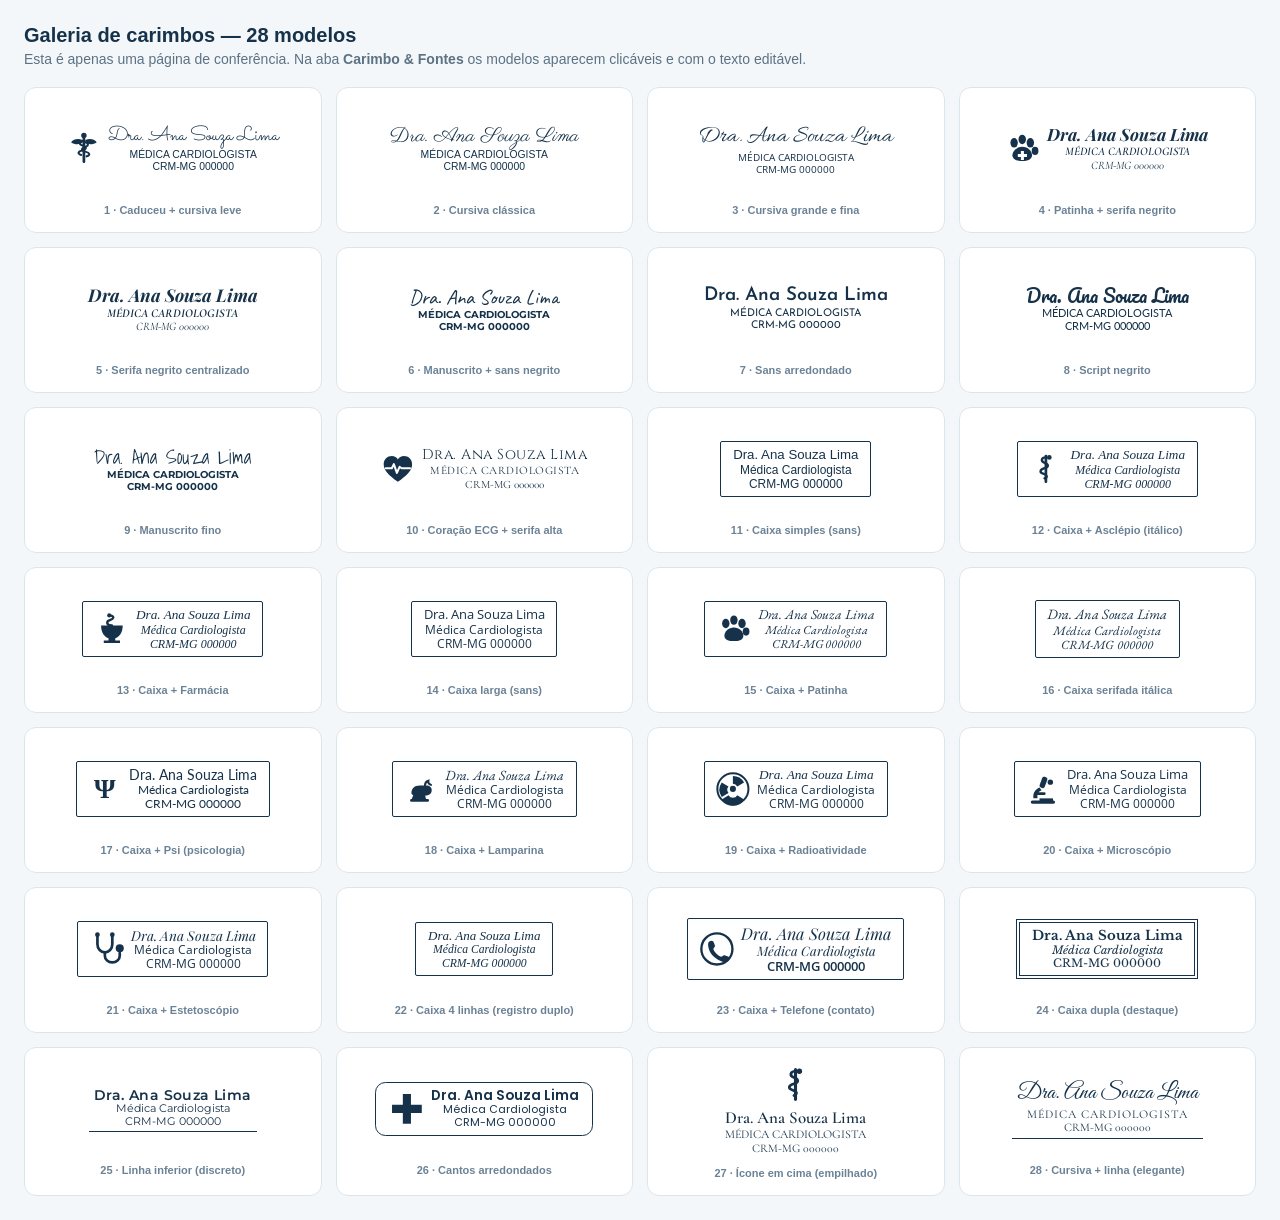
<file: galeria-carimbos.html>
<!DOCTYPE html><html lang="pt-BR"><head><meta charset="utf-8">
<title>Galeria de carimbos — prévia</title>
<link rel="stylesheet" href="assets/css/carimbos.css">
<style>
body{font-family:Inter,Arial,sans-serif;background:#f4f7f9;color:#16324a;margin:0;padding:24px}
h1{font-size:20px;margin:0 0 4px}p.sub{color:#5b7285;margin:0 0 20px;font-size:14px}
.grid{display:grid;gap:14px;grid-template-columns:repeat(auto-fill,minmax(280px,1fr))}
.item{background:#fff;border:1px solid #dbe6ec;border-radius:12px;padding:16px;text-align:center}
.item .prev{min-height:90px;display:flex;align-items:center;justify-content:center;font-size:13px}
.item .nm{font-size:11px;color:#6b8296;margin-top:10px;font-weight:600}
</style></head><body>
<h1>Galeria de carimbos — 28 modelos</h1>
<p class="sub">Esta é apenas uma página de conferência. Na aba <b>Carimbo &amp; Fontes</b> os modelos aparecem clicáveis e com o texto editável.</p>
<div class="grid" id="g"></div>
<script src="assets/js/carimbos.js"></script>
<script>
Carimbos.injectFonts();
var d={l1:"Dra. Ana Souza Lima",l2:"Médica Cardiologista",l3:"CRM-MG 000000",l4:""};
document.getElementById("g").innerHTML=Carimbos.modelos.map(function(m){
  return '<div class="item"><div class="prev">'+Carimbos.build(m.id,d,null,1)+'</div><div class="nm">'+m.nome+'</div></div>';
}).join("");
</script></body></html>
</file>
<file: assets/css/carimbos.css>
/* ============================================================================
   carimbos.css — Estilos dos MODELOS DE CARIMBO (galeria + impressão).
   Tudo em "em" para o carimbo continuar acompanhando a altura definida
   na aba Receitas (--stamp-scale) e sair certo no PDF.
   ============================================================================ */

/* ── O carimbo em si (usado na receita, na prévia e no PDF) ─────────────── */
.cx {
  display: inline-flex;
  align-items: center;
  gap: .55em;
  color: #16324a;
  text-align: center;
  line-height: 1.18;
  max-width: 100%;
}
.cx-txt { display: block; }
.cx-l { white-space: nowrap; }

.cx-ico { flex: 0 0 auto; width: 2.6em; height: 2.6em; }
.cx-ico svg { width: 100%; height: 100%; display: block; fill: currentColor; }

/* Posição do ícone */
.cx.cx-i-esq  { flex-direction: row; }
.cx.cx-i-cima { flex-direction: column; gap: .25em; }
.cx.cx-i-cima .cx-ico { width: 3em; height: 3em; }
.cx.cx-i-sem  { display: inline-block; }

/* Bordas */
.cx.cx-b-nenhuma { padding: .1em .2em; }
.cx.cx-b-caixa   { border: 1.4px solid currentColor; border-radius: 2px; padding: .38em .9em; }
.cx.cx-b-dupla   { border: 1px solid currentColor; box-shadow: 0 0 0 2px #fff, 0 0 0 3px currentColor;
                   padding: .38em .9em; }
.cx.cx-b-linha   { border-bottom: 1.8px solid currentColor; padding: .1em .4em .22em; }
.cx.cx-b-arred   { border: 1.4px solid currentColor; border-radius: .8em; padding: .38em 1.05em; }

/* Dentro da folha da receita, respeita a escala do carimbo */
.rx-stampbox .cx { transform: scale(var(--stamp-scale, 1)); transform-origin: bottom center; }

/* ── Galeria de escolha (aba Carimbo & Fontes) ──────────────────────────── */
.cf-modelfields { margin-top: 10px; }
.cf-sub2 {
  font-weight: 650; font-size: 13px; margin: 16px 0 8px;
  color: #274b63; letter-spacing: .2px;
}

.cx-gal {
  display: grid; gap: 10px;
  grid-template-columns: repeat(auto-fill, minmax(210px, 1fr));
  max-height: 420px; overflow: auto;
  padding: 4px; border: 1px solid #dbe6ec; border-radius: 10px; background: #fafcfd;
}
.cx-card {
  border: 1.5px solid #dbe6ec; border-radius: 10px; background: #fff;
  padding: 10px 8px 8px; cursor: pointer; text-align: center;
  display: flex; flex-direction: column; align-items: center; gap: 6px;
  transition: border-color .15s, box-shadow .15s, transform .1s;
}
.cx-card:hover { border-color: #0d8a72; transform: translateY(-1px); }
.cx-card.sel { border-color: #0d8a72; box-shadow: 0 0 0 3px rgba(13,138,114,.16); background: #f2fbf8; }
.cx-card-prev {
  min-height: 62px; display: flex; align-items: center; justify-content: center;
  width: 100%; overflow: hidden; font-size: 11px; color: #16324a;
}
.cx-card-prev .cx { max-width: 100%; }
.cx-card-nome { font-size: 11px; color: #5b7285; font-weight: 600; }

/* Seleção de ícone */
.cx-icos {
  display: grid; gap: 8px;
  grid-template-columns: repeat(auto-fill, minmax(74px, 1fr));
  max-height: 210px; overflow: auto;
  padding: 6px; border: 1px solid #dbe6ec; border-radius: 10px; background: #fafcfd;
}
.cx-ico-card {
  border: 1.5px solid #dbe6ec; border-radius: 8px; background: #fff; cursor: pointer;
  padding: 8px 4px 5px; display: flex; flex-direction: column; align-items: center; gap: 4px;
  color: #16324a;
}
.cx-ico-card:hover { border-color: #0d8a72; }
.cx-ico-card.sel { border-color: #0d8a72; box-shadow: 0 0 0 3px rgba(13,138,114,.16); background: #f2fbf8; }
.cx-ico-card svg { width: 26px; height: 26px; fill: currentColor; }
.cx-ico-card .lb { font-size: 9.5px; color: #6b8296; line-height: 1.1; text-align: center; }
.cx-ico-card .none { font-size: 20px; line-height: 26px; color: #9fb2c0; }

.cx-escala-row { display: flex; align-items: center; gap: 10px; margin-top: 12px; }
.cx-escala-row input[type="range"] { flex: 1; }
.cx-escala-row b { min-width: 46px; text-align: right; font-size: 13px; color: #274b63; }

@media print { .cx-gal, .cx-icos { display: none; } }
</file>
